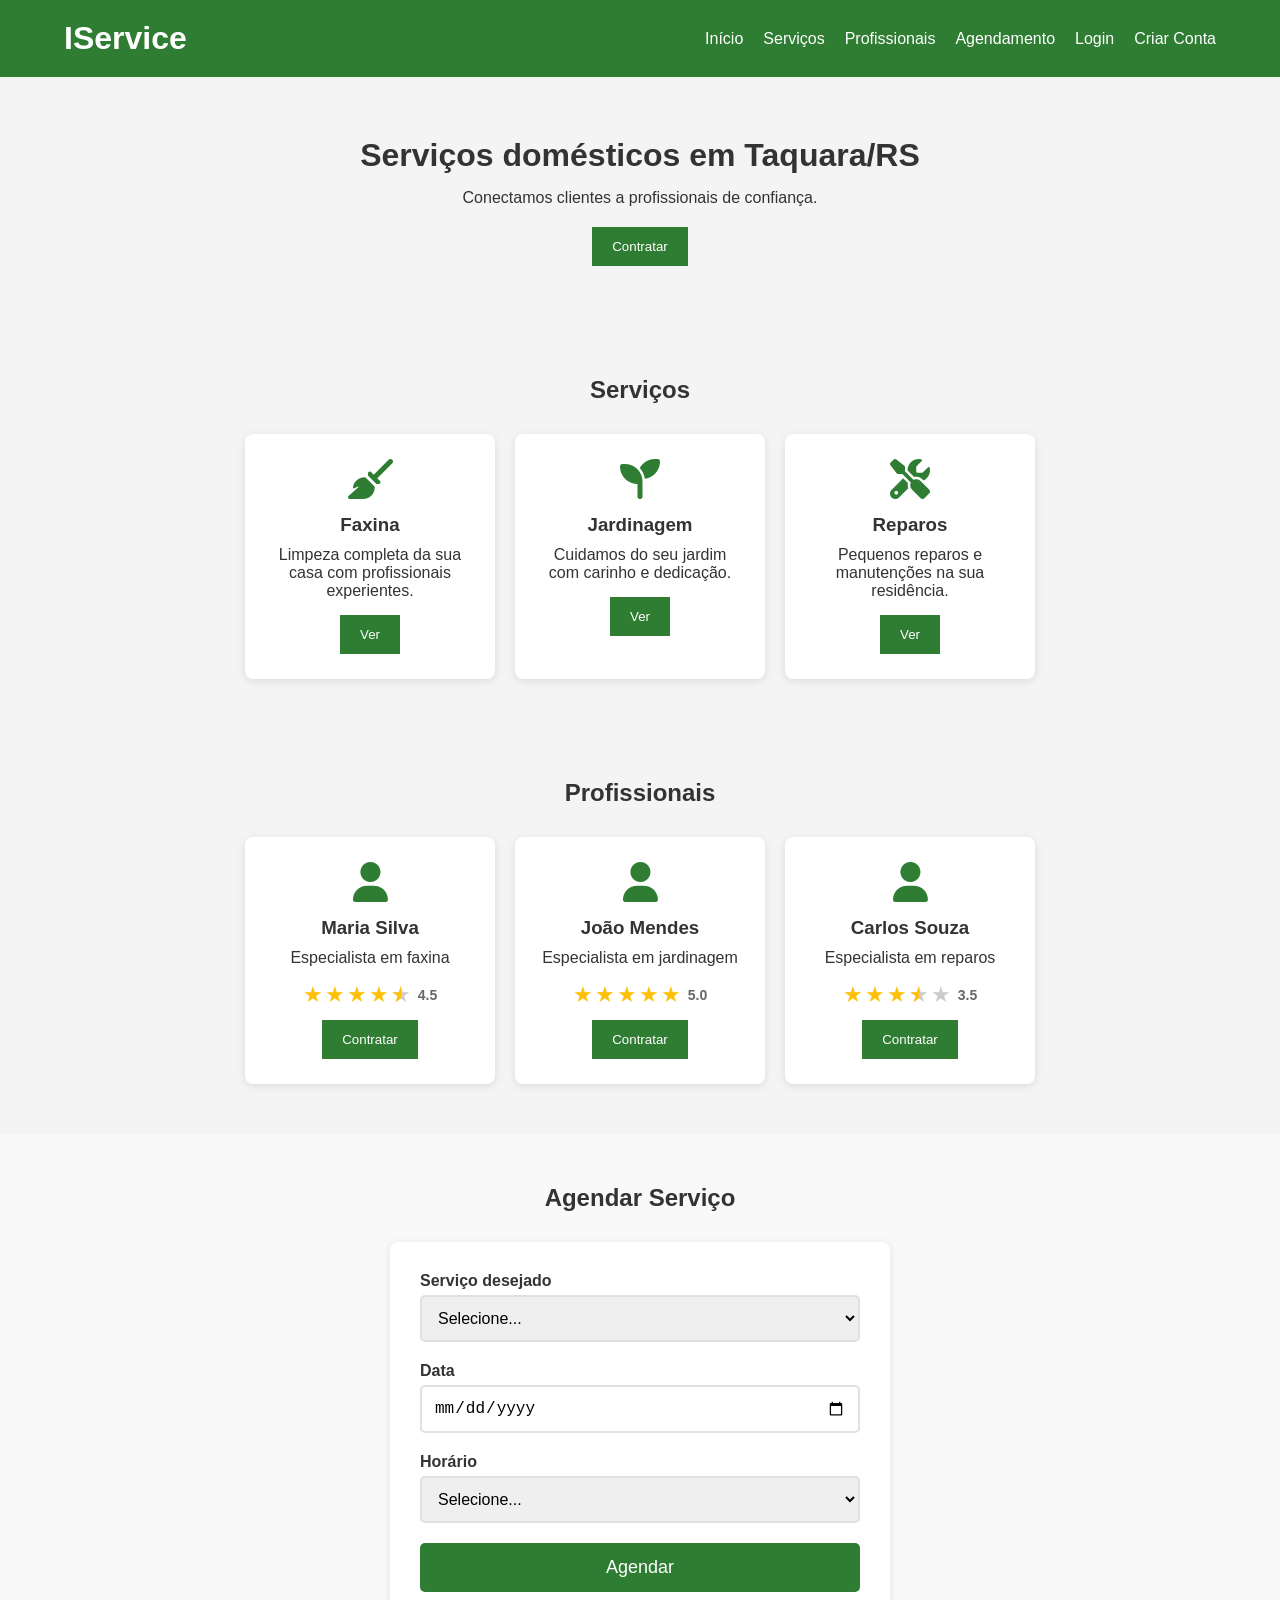
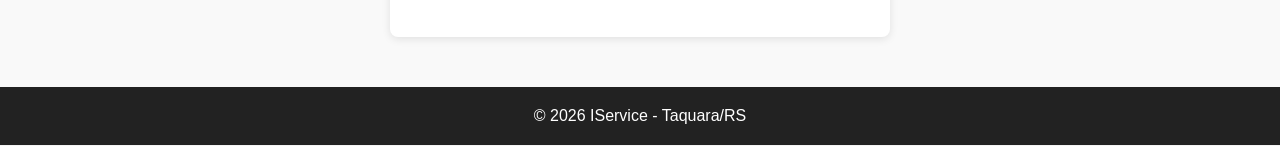
<file: index.html>
<!DOCTYPE html>
<html lang="pt-BR">
<head>
    <meta charset="UTF-8">
    <meta name="viewport" content="width=device-width, initial-scale=1.0">
    <title>IService</title>

    <link rel="stylesheet" href="style.css">

    <link rel="stylesheet"
    href="https://cdnjs.cloudflare.com/ajax/libs/font-awesome/6.4.0/css/all.min.css">
</head>
<body>

    <!-- HEADER -->
    <header>
        <div class="container">
            <div class="logo">
                <h1>IService</h1>
            </div>

            <nav>
                <ul>
                    <li><a href="#inicio">Início</a></li>
                    <li><a href="#servicos">Serviços</a></li>
                    <li><a href="#profissionais">Profissionais</a></li>
                    <li><a href="#agendamento">Agendamento</a></li>
                    <li><a href="login.html">Login</a></li>
                    <li><a href="cadastro.html">Criar Conta</a></li>
                </ul>
            </nav>
        </div>
    </header>

    <!-- INÍCIO -->
    <section id="inicio" class="hero">
        <div class="container">
            <h2>Serviços domésticos em Taquara/RS</h2>
            <p>Conectamos clientes a profissionais de confiança.</p>
            <button onclick="window.location.href='contratar.html'">Contratar</button>
        </div>
    </section>

    <!-- SERVIÇOS -->
    <section id="servicos">
        <div class="container">
            <h2>Serviços</h2>

            <div class="cards">

                <div class="card">
                    <i class="fas fa-broom"></i>
                    <h3>Faxina</h3>
                    <p>Limpeza completa da sua casa com profissionais experientes.</p>
                    <button onclick="window.location.href='faxina.html'">Ver</button>
                </div>

                <div class="card">
                    <i class="fas fa-seedling"></i>
                    <h3>Jardinagem</h3>
                    <p>Cuidamos do seu jardim com carinho e dedicação.</p>
                    <button onclick="window.location.href='jardinagem.html'">Ver</button>
                </div>

                <div class="card">
                    <i class="fas fa-tools"></i>
                    <h3>Reparos</h3>
                    <p>Pequenos reparos e manutenções na sua residência.</p>
                    <button onclick="window.location.href='reparos.html'">Ver</button>
                </div>

            </div>
        </div>
    </section>

    <!-- PROFISSIONAIS -->
    <section id="profissionais">
        <div class="container">
            <h2>Profissionais</h2>

            <div class="cards">

                <div class="card">
                    <i class="fas fa-user"></i>
                    <h3>Maria Silva</h3>
                    <p>Especialista em faxina</p>
                    
                    <!-- ESTRELAS -->
                    <div class="stars" data-rating="4.5">
                        <span class="star">★</span>
                        <span class="star">★</span>
                        <span class="star">★</span>
                        <span class="star">★</span>
                        <span class="star">★</span>
                        <span class="nota">4.5</span>
                    </div>
                    
                    <button onclick="window.location.href='contratar.html'">Contratar</button>
                </div>

                <div class="card">
                    <i class="fas fa-user"></i>
                    <h3>João Mendes</h3>
                    <p>Especialista em jardinagem</p>
                    
                    <!-- ESTRELAS -->
                    <div class="stars" data-rating="5.0">
                        <span class="star">★</span>
                        <span class="star">★</span>
                        <span class="star">★</span>
                        <span class="star">★</span>
                        <span class="star">★</span>
                        <span class="nota">5.0</span>
                    </div>
                    
                    <button onclick="window.location.href='contratar.html'">Contratar</button>
                </div>

                <div class="card">
                    <i class="fas fa-user"></i>
                    <h3>Carlos Souza</h3>
                    <p>Especialista em reparos</p>
                    
                    <!-- ESTRELAS -->
                    <div class="stars" data-rating="3.5">
                        <span class="star">★</span>
                        <span class="star">★</span>
                        <span class="star">★</span>
                        <span class="star">★</span>
                        <span class="star">★</span>
                        <span class="nota">3.5</span>
                    </div>
                    
                    <button onclick="window.location.href='contratar.html'">Contratar</button>
                </div>

            </div>
        </div>
    </section>

    <!-- AGENDAMENTO -->
    <section id="agendamento">
        <div class="container">
            <h2>Agendar Serviço</h2>

            <div class="agendamento-box">
                <div class="form-group">
                    <label for="servico">Serviço desejado</label>
                    <select id="servico">
                        <option value="">Selecione...</option>
                        <option value="faxina">Faxina</option>
                        <option value="jardinagem">Jardinagem</option>
                        <option value="reparos">Reparos</option>
                    </select>
                </div>

                <div class="form-group">
                    <label for="data">Data</label>
                    <input type="date" id="data">
                </div>

                <div class="form-group">
                    <label for="horario">Horário</label>
                    <select id="horario">
                        <option value="">Selecione...</option>
                        <option value="08:00">08:00</option>
                        <option value="09:00">09:00</option>
                        <option value="10:00">10:00</option>
                        <option value="11:00">11:00</option>
                        <option value="13:00">13:00</option>
                        <option value="14:00">14:00</option>
                        <option value="15:00">15:00</option>
                        <option value="16:00">16:00</option>
                    </select>
                </div>

                <button id="btnAgendar">Agendar</button>
                <p id="msgAgendamento" style="margin-top: 15px; text-align: center;"></p>
            </div>
        </div>
    </section>

    <!-- FOOTER -->
    <footer>
        <div class="container">
            <p>© 2026 IService - Taquara/RS</p>
        </div>
    </footer>

    <script src="script.js"></script>
</body>
</html>
</file>
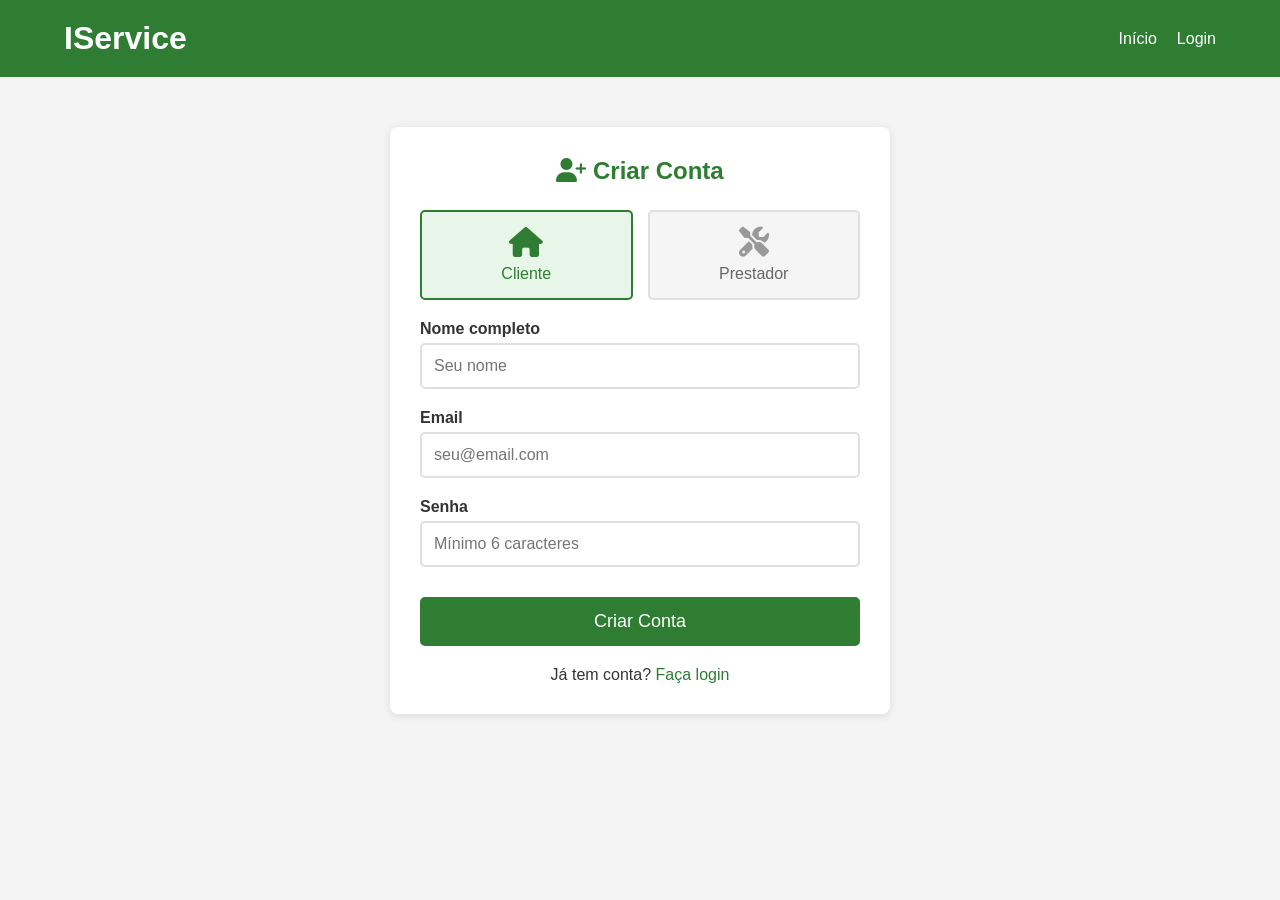
<file: cadastro.html>
<!DOCTYPE html>
<html lang="pt-BR">
<head>
    <meta charset="UTF-8">
    <meta name="viewport" content="width=device-width, initial-scale=1.0">
    <title>IService - Criar Conta</title>
    <link rel="stylesheet" href="style.css">
    <link rel="stylesheet" href="https://cdnjs.cloudflare.com/ajax/libs/font-awesome/6.4.0/css/all.min.css">
    <style>
        .cadastro-container {
            max-width: 500px;
            margin: 50px auto;
            padding: 30px;
            background: white;
            border-radius: 8px;
            box-shadow: 0px 2px 8px rgba(0,0,0,0.1);
        }

        .cadastro-container h2 {
            text-align: center;
            color: #2e7d32;
            margin-bottom: 25px;
        }

        .form-group {
            margin-bottom: 20px;
        }

        .form-group label {
            display: block;
            margin-bottom: 5px;
            color: #333;
            font-weight: bold;
        }

        .form-group input,
        .form-group select {
            width: 100%;
            padding: 12px;
            border: 2px solid #e0e0e0;
            border-radius: 5px;
            font-size: 16px;
            transition: 0.3s;
        }

        .form-group input:focus,
        .form-group select:focus {
            border-color: #2e7d32;
            outline: none;
        }

        .tipo-cadastro {
            display: flex;
            gap: 15px;
            margin-bottom: 20px;
        }

        .tipo-btn {
            flex: 1;
            padding: 15px;
            background: #f5f5f5;
            border: 2px solid #e0e0e0;
            border-radius: 5px;
            text-align: center;
            cursor: pointer;
            transition: 0.3s;
            font-size: 16px;
            color: #666;
        }

        .tipo-btn i {
            display: block;
            font-size: 30px;
            margin-bottom: 8px;
            color: #999;
        }

        .tipo-btn.active {
            background: #e8f5e9;
            border-color: #2e7d32;
            color: #2e7d32;
        }

        .tipo-btn.active i {
            color: #2e7d32;
        }

        .prestador-fields {
            display: none;
        }

        .prestador-fields.show {
            display: block;
        }

        .btn-cadastrar {
            width: 100%;
            padding: 14px;
            background: #2e7d32;
            color: white;
            border: none;
            border-radius: 5px;
            font-size: 18px;
            cursor: pointer;
            transition: 0.3s;
            margin-top: 10px;
        }

        .btn-cadastrar:hover {
            background: #1b5e20;
        }

        .login-link {
            text-align: center;
            margin-top: 20px;
        }

        .login-link a {
            color: #2e7d32;
            text-decoration: none;
        }
    </style>
</head>
<body>

    <header>
        <div class="container">
            <div class="logo">
                <h1>IService</h1>
            </div>
            <nav>
                <ul>
                    <li><a href="index.html">Início</a></li>
                    <li><a href="login.html">Login</a></li>
                </ul>
            </nav>
        </div>
    </header>

    <div class="cadastro-container">
        <h2><i class="fas fa-user-plus"></i> Criar Conta</h2>

        <!-- TIPO DE CADASTRO -->
        <div class="tipo-cadastro">
            <div class="tipo-btn active" data-tipo="cliente">
                <i class="fas fa-home"></i>
                Cliente
            </div>
            <div class="tipo-btn" data-tipo="prestador">
                <i class="fas fa-tools"></i>
                Prestador
            </div>
        </div>

        <form id="registerForm">
            <div class="form-group">
                <label for="nome">Nome completo</label>
                <input type="text" id="nome" required placeholder="Seu nome">
            </div>

            <div class="form-group">
                <label for="registerEmail">Email</label>
                <input type="email" id="registerEmail" required placeholder="seu@email.com">
            </div>

            <div class="form-group">
                <label for="registerSenha">Senha</label>
                <input type="password" id="registerSenha" required placeholder="Mínimo 6 caracteres">
            </div>

            <!-- CAMPOS DO PRESTADOR -->
            <div class="prestador-fields" id="prestadorFields">
                <div class="form-group">
                    <label for="especialidade">Especialidade</label>
                    <select id="especialidade">
                        <option value="">Selecione...</option>
                        <option value="faxina">Faxina</option>
                        <option value="jardinagem">Jardinagem</option>
                        <option value="reparos">Reparos</option>
                        <option value="eletrica">Elétrica</option>
                        <option value="pintura">Pintura</option>
                    </select>
                </div>

                <div class="form-group">
                    <label for="descricao">Descrição do serviço</label>
                    <input type="text" id="descricao" placeholder="Ex: Faxina completa, organizo casas...">
                </div>
            </div>

            <button type="submit" class="btn-cadastrar">Criar Conta</button>
        </form>

        <div class="login-link">
            <p>Já tem conta? <a href="login.html">Faça login</a></p>
        </div>
    </div>

    <script src="script.js"></script>
</body>
</html>
</file>
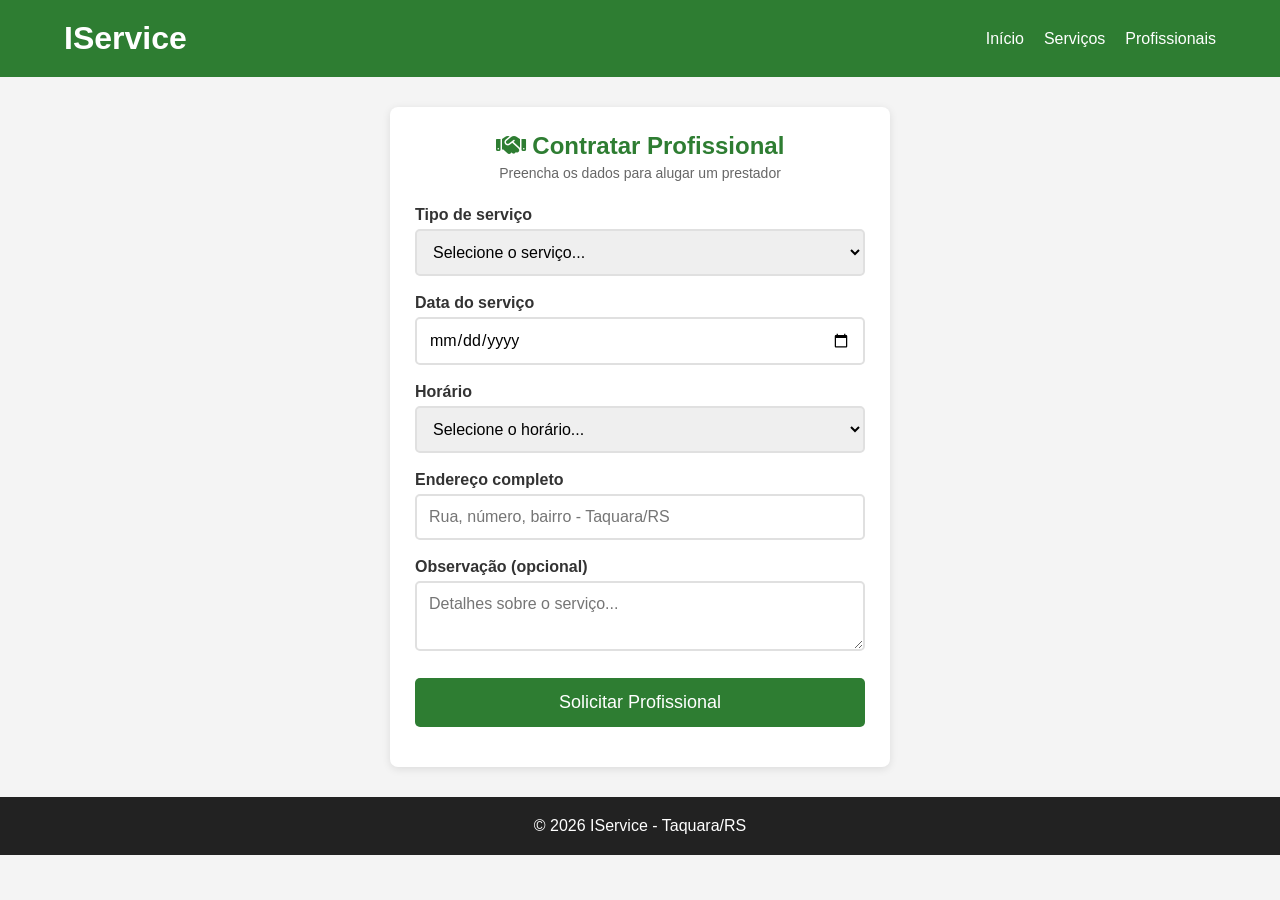
<file: contratar.html>
<!DOCTYPE html>
<html lang="pt-BR">
<head>
    <meta charset="UTF-8">
    <meta name="viewport" content="width=device-width, initial-scale=1.0">
    <title>IService - Contratar</title>
    <link rel="stylesheet" href="style.css">
    <link rel="stylesheet" href="https://cdnjs.cloudflare.com/ajax/libs/font-awesome/6.4.0/css/all.min.css">
    <style>
        .contratar-container {
            max-width: 500px;
            margin: 30px auto;
            padding: 25px;
            background: white;
            border-radius: 8px;
            box-shadow: 0px 2px 8px rgba(0,0,0,0.1);
        }

        .contratar-container h2 {
            text-align: center;
            color: #2e7d32;
            margin-bottom: 5px;
        }

        .contratar-container .subtitulo {
            text-align: center;
            color: #666;
            margin-bottom: 25px;
            font-size: 14px;
        }

        .form-group {
            margin-bottom: 18px;
        }

        .form-group label {
            display: block;
            margin-bottom: 5px;
            font-weight: bold;
            color: #333;
        }

        .form-group input,
        .form-group select,
        .form-group textarea {
            width: 100%;
            padding: 12px;
            border: 2px solid #e0e0e0;
            border-radius: 5px;
            font-size: 16px;
            font-family: Arial, sans-serif;
        }

        .form-group textarea {
            height: 70px;
            resize: vertical;
        }

        .form-group input:focus,
        .form-group select:focus,
        .form-group textarea:focus {
            border-color: #2e7d32;
            outline: none;
        }

        .btn-contratar {
            width: 100%;
            padding: 14px;
            background: #2e7d32;
            color: white;
            border: none;
            border-radius: 5px;
            font-size: 18px;
            cursor: pointer;
            margin-top: 5px;
        }

        .btn-contratar:hover {
            background: #1b5e20;
        }

        .msg {
            text-align: center;
            margin-top: 15px;
            font-weight: bold;
        }

        .msg.sucesso {
            color: #2e7d32;
        }

        .msg.erro {
            color: #c62828;
        }
    </style>
</head>
<body>

    <!-- HEADER -->
    <header>
        <div class="container">
            <div class="logo">
                <h1>IService</h1>
            </div>
            <nav>
                <ul>
                    <li><a href="index.html">Início</a></li>
                    <li><a href="index.html#servicos">Serviços</a></li>
                    <li><a href="index.html#profissionais">Profissionais</a></li>
                </ul>
            </nav>
        </div>
    </header>

    <!-- FORMULÁRIO DE CONTRATAÇÃO -->
    <div class="contratar-container">
        <h2><i class="fas fa-handshake"></i> Contratar Profissional</h2>
        <p class="subtitulo">Preencha os dados para alugar um prestador</p>

        <form id="formContratar">
            <div class="form-group">
                <label for="tipoServico">Tipo de serviço</label>
                <select id="tipoServico" required>
                    <option value="">Selecione o serviço...</option>
                    <option value="faxina">Faxina / Limpeza</option>
                    <option value="jardinagem">Jardinagem</option>
                    <option value="reparos">Reparos em geral</option>
                    <option value="eletrica">Elétrica</option>
                    <option value="pintura">Pintura</option>
                </select>
            </div>

            <div class="form-group">
                <label for="dataServico">Data do serviço</label>
                <input type="date" id="dataServico" required>
            </div>

            <div class="form-group">
                <label for="horarioServico">Horário</label>
                <select id="horarioServico" required>
                    <option value="">Selecione o horário...</option>
                    <option value="08:00">08:00</option>
                    <option value="09:00">09:00</option>
                    <option value="10:00">10:00</option>
                    <option value="11:00">11:00</option>
                    <option value="13:00">13:00</option>
                    <option value="14:00">14:00</option>
                    <option value="15:00">15:00</option>
                    <option value="16:00">16:00</option>
                </select>
            </div>

            <div class="form-group">
                <label for="endereco">Endereço completo</label>
                <input type="text" id="endereco" placeholder="Rua, número, bairro - Taquara/RS" required>
            </div>

            <div class="form-group">
                <label for="observacao">Observação (opcional)</label>
                <textarea id="observacao" placeholder="Detalhes sobre o serviço..."></textarea>
            </div>

            <button type="submit" class="btn-contratar">Solicitar Profissional</button>
        </form>

        <p class="msg" id="msgContratar"></p>
    </div>

    <!-- FOOTER -->
    <footer>
        <div class="container">
            <p>© 2026 IService - Taquara/RS</p>
        </div>
    </footer>

    <script>
        document.getElementById("formContratar").addEventListener("submit", function(event) {
            event.preventDefault();

            const servico = document.getElementById("tipoServico").value;
            const data = document.getElementById("dataServico").value;
            const horario = document.getElementById("horarioServico").value;
            const endereco = document.getElementById("endereco").value;
            const observacao = document.getElementById("observacao").value;
            const msg = document.getElementById("msgContratar");

            // Validação
            if (!servico || !data || !horario || !endereco) {
                msg.textContent = "Preencha todos os campos obrigatórios!";
                msg.className = "msg erro";
                return;
            }

            // Verifica se a data é futura
            const dataSelecionada = new Date(data + "T" + horario);
            const hoje = new Date();

            if (dataSelecionada <= hoje) {
                msg.textContent = "Escolha uma data e horário futuros!";
                msg.className = "msg erro";
                return;
            }

            // Salva no localStorage
            const contratacao = {
                servico: servico,
                data: data,
                horario: horario,
                endereco: endereco,
                observacao: observacao
            };

            let contratacoes = JSON.parse(localStorage.getItem("contratacoes")) || [];
            contratacoes.push(contratacao);
            localStorage.setItem("contratacoes", JSON.stringify(contratacoes));

            // Sucesso
            msg.textContent = "Solicitação enviada com sucesso!";
            msg.className = "msg sucesso";

            // Limpa o formulário
            document.getElementById("formContratar").reset();
        });
    </script>
</body>
</html>
</file>
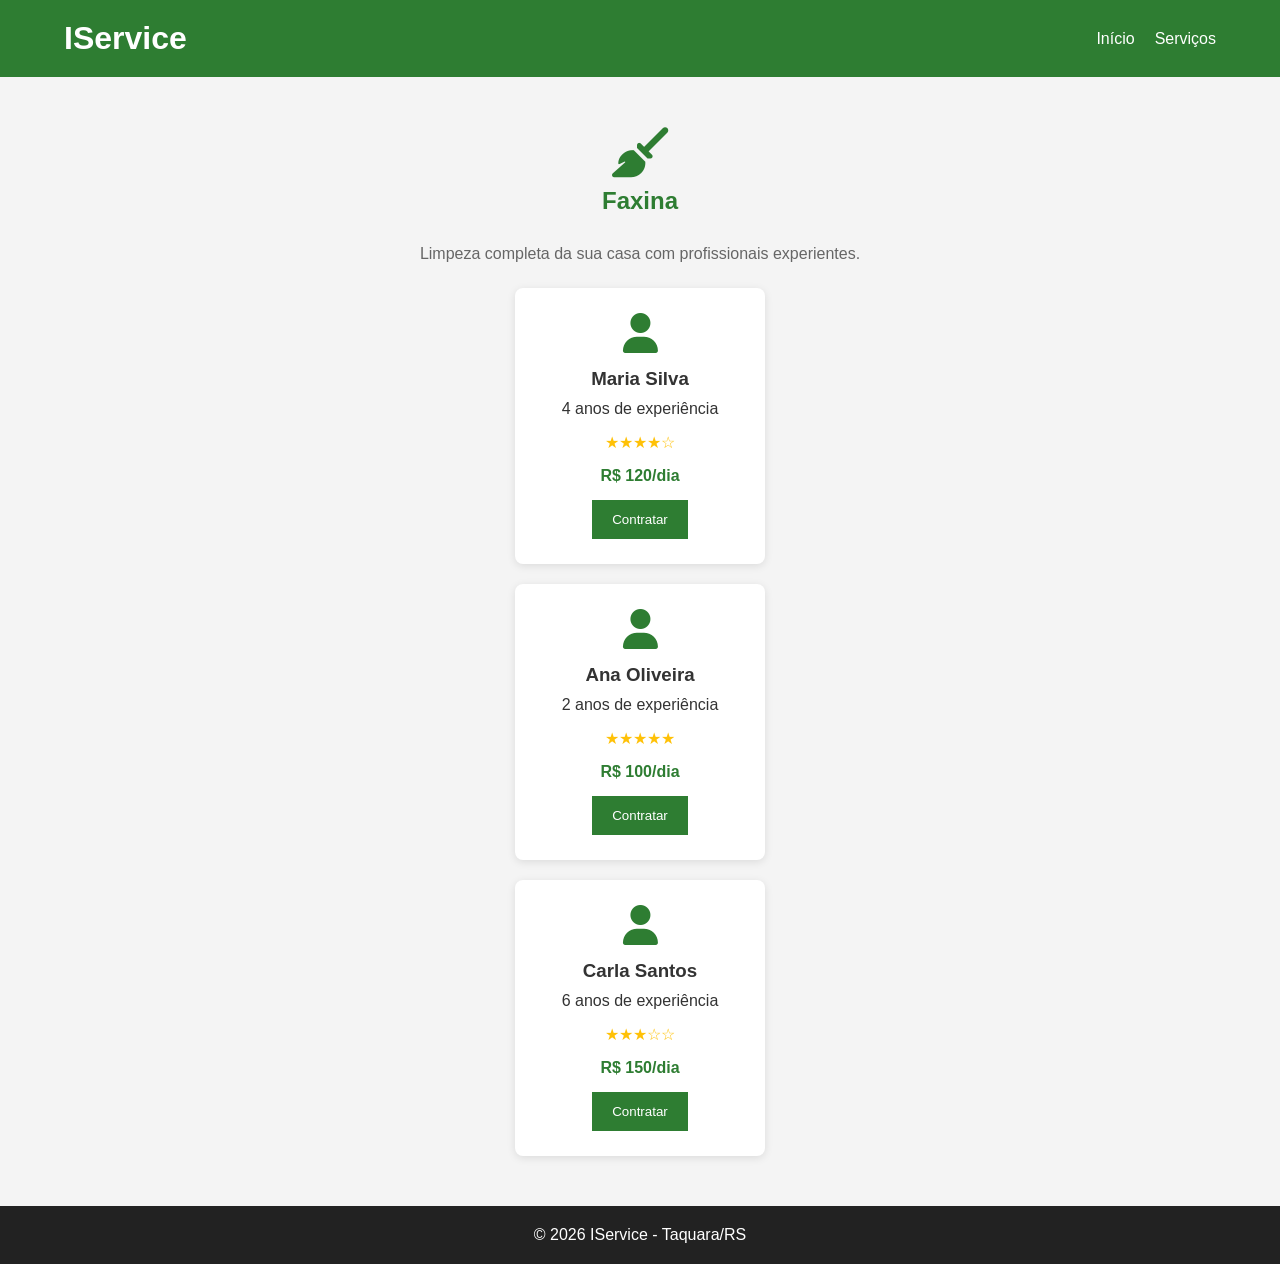
<file: faxina.html>
<!DOCTYPE html>
<html lang="pt-BR">
<head>
    <meta charset="UTF-8">
    <meta name="viewport" content="width=device-width, initial-scale=1.0">
    <title>IService - Faxina</title>
    <link rel="stylesheet" href="style.css">
    <link rel="stylesheet" href="https://cdnjs.cloudflare.com/ajax/libs/font-awesome/6.4.0/css/all.min.css">
</head>
<body>

    <header>
        <div class="container">
            <div class="logo">
                <h1>IService</h1>
            </div>
            <nav>
                <ul>
                    <li><a href="index.html">Início</a></li>
                    <li><a href="index.html#servicos">Serviços</a></li>
                </ul>
            </nav>
        </div>
    </header>

    <section>
        <div class="container" style="max-width: 500px; margin: auto; text-align: center;">

            <i class="fas fa-broom" style="font-size: 50px; color: #2e7d32; margin-bottom: 10px;"></i>
            <h2 style="color: #2e7d32;">Faxina</h2>
            <p style="color: #666; margin-bottom: 25px;">Limpeza completa da sua casa com profissionais experientes.</p>

            <div class="cards">

                <div class="card">
                    <i class="fas fa-user"></i>
                    <h3>Maria Silva</h3>
                    <p>4 anos de experiência</p>
                    <p style="color: #ffc107;">★★★★☆</p>
                    <p style="font-weight: bold; color: #2e7d32;">R$ 120/dia</p>
                    <button onclick="window.location.href='contratar.html'">Contratar</button>
                </div>

                <div class="card">
                    <i class="fas fa-user"></i>
                    <h3>Ana Oliveira</h3>
                    <p>2 anos de experiência</p>
                    <p style="color: #ffc107;">★★★★★</p>
                    <p style="font-weight: bold; color: #2e7d32;">R$ 100/dia</p>
                    <button onclick="window.location.href='contratar.html'">Contratar</button>
                </div>

                <div class="card">
                    <i class="fas fa-user"></i>
                    <h3>Carla Santos</h3>
                    <p>6 anos de experiência</p>
                    <p style="color: #ffc107;">★★★☆☆</p>
                    <p style="font-weight: bold; color: #2e7d32;">R$ 150/dia</p>
                    <button onclick="window.location.href='contratar.html'">Contratar</button>
                </div>

            </div>

        </div>
    </section>

    <footer>
        <div class="container">
            <p>© 2026 IService - Taquara/RS</p>
        </div>
    </footer>

</body>
</html>
</file>
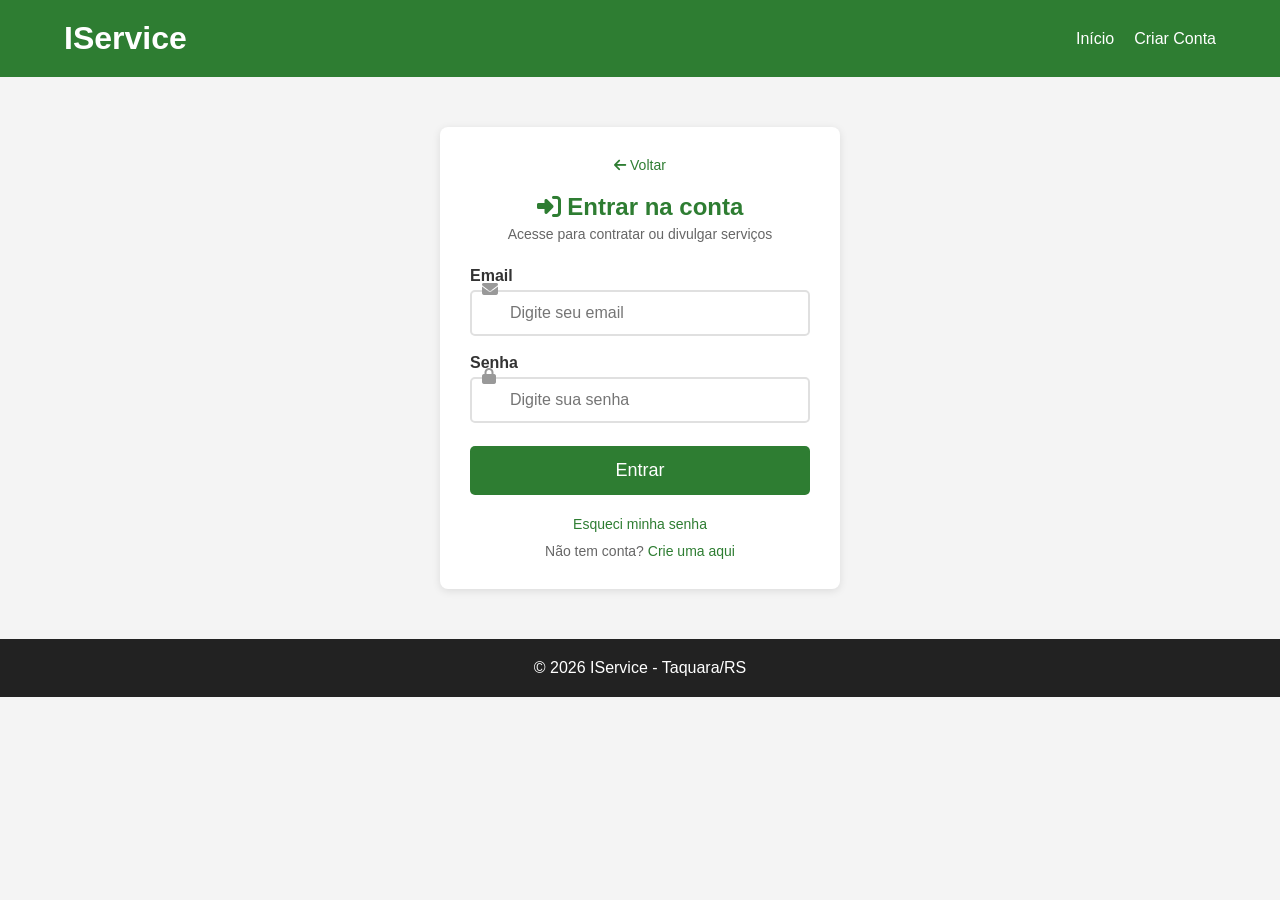
<file: login.html>
<!DOCTYPE html>
<html lang="pt-BR">
<head>
    <meta charset="UTF-8">
    <meta name="viewport" content="width=device-width, initial-scale=1.0">
    <title>IService - Login</title>
    <link rel="stylesheet" href="style.css">
    <link rel="stylesheet" href="https://cdnjs.cloudflare.com/ajax/libs/font-awesome/6.4.0/css/all.min.css">
    <style>
        .login-container {
            max-width: 400px;
            margin: 50px auto;
            padding: 30px;
            background: white;
            border-radius: 8px;
            box-shadow: 0px 2px 8px rgba(0,0,0,0.1);
        }

        .login-container h2 {
            text-align: center;
            color: #2e7d32;
            margin-bottom: 5px;
            font-size: 24px;
        }

        .login-container .subtitulo {
            text-align: center;
            color: #666;
            margin-bottom: 25px;
            font-size: 14px;
        }

        .form-group {
            margin-bottom: 18px;
        }

        .form-group label {
            display: block;
            margin-bottom: 5px;
            font-weight: bold;
            color: #333;
        }

        .form-group input {
            width: 100%;
            padding: 12px;
            border: 2px solid #e0e0e0;
            border-radius: 5px;
            font-size: 16px;
        }

        .form-group input:focus {
            border-color: #2e7d32;
            outline: none;
        }

        .input-icone {
            position: relative;
        }

        .input-icone i {
            position: absolute;
            left: 12px;
            top: 14px;
            color: #999;
        }

        .input-icone input {
            padding-left: 38px;
        }

        .btn-entrar {
            width: 100%;
            padding: 14px;
            background: #2e7d32;
            color: white;
            border: none;
            border-radius: 5px;
            font-size: 18px;
            cursor: pointer;
            margin-top: 5px;
            transition: 0.3s;
        }

        .btn-entrar:hover {
            background: #1b5e20;
        }

        .links {
            text-align: center;
            margin-top: 20px;
        }

        .links a {
            color: #2e7d32;
            text-decoration: none;
            font-size: 14px;
        }

        .links a:hover {
            text-decoration: underline;
        }

        .links p {
            margin-top: 10px;
            color: #666;
            font-size: 14px;
        }

        .voltar {
            display: block;
            text-align: center;
            margin-bottom: 20px;
            color: #2e7d32;
            text-decoration: none;
            font-size: 14px;
        }

        .voltar:hover {
            text-decoration: underline;
        }

        .msg-erro {
            color: #c62828;
            text-align: center;
            margin-top: 10px;
            font-size: 14px;
        }
    </style>
</head>
<body>

    <!-- HEADER -->
    <header>
        <div class="container">
            <div class="logo">
                <h1>IService</h1>
            </div>
            <nav>
                <ul>
                    <li><a href="index.html">Início</a></li>
                    <li><a href="cadastro.html">Criar Conta</a></li>
                </ul>
            </nav>
        </div>
    </header>

    <!-- LOGIN -->
    <div class="login-container">
        <a href="index.html" class="voltar"><i class="fas fa-arrow-left"></i> Voltar</a>

        <h2><i class="fas fa-sign-in-alt"></i> Entrar na conta</h2>
        <p class="subtitulo">Acesse para contratar ou divulgar serviços</p>

        <form id="loginForm">
            <div class="form-group input-icone">
                <label for="email">Email</label>
                <i class="fas fa-envelope"></i>
                <input type="email" id="email" placeholder="Digite seu email" required>
            </div>

            <div class="form-group input-icone">
                <label for="senha">Senha</label>
                <i class="fas fa-lock"></i>
                <input type="password" id="senha" placeholder="Digite sua senha" required>
            </div>

            <button type="submit" class="btn-entrar">Entrar</button>
        </form>

        <p class="msg-erro" id="msgLogin"></p>

        <div class="links">
            <a href="#">Esqueci minha senha</a>
            <p>Não tem conta? <a href="cadastro.html">Crie uma aqui</a></p>
        </div>
    </div>

    <!-- FOOTER -->
    <footer>
        <div class="container">
            <p>© 2026 IService - Taquara/RS</p>
        </div>
    </footer>

    <script>
        document.getElementById("loginForm").addEventListener("submit", function(event) {
            event.preventDefault();

            const email = document.getElementById("email").value;
            const senha = document.getElementById("senha").value;
            const msg = document.getElementById("msgLogin");

            // Login padrão
            const emailPadrao = "admin@email.com";
            const senhaPadrao = "123";

            // Verifica usuários cadastrados
            let usuarios = JSON.parse(localStorage.getItem("usuarios")) || [];
            const usuarioEncontrado = usuarios.find(u => u.email === email && u.senha === senha);

            if (usuarioEncontrado) {
                msg.textContent = "";
                alert(`Bem-vindo, ${usuarioEncontrado.nome}!`);
                window.location.href = "index.html";
                return;
            }

            if (email === emailPadrao && senha === senhaPadrao) {
                msg.textContent = "";
                alert("Login realizado com sucesso!");
                window.location.href = "index.html";
                return;
            }

            msg.textContent = "Email ou senha inválidos.";
        });
    </script>
</body>
</html>
</file>
<file: style.css>
* {
    margin: 0;
    padding: 0;
    box-sizing: border-box;
}

body {
    font-family: Arial, sans-serif;
    background: #f4f4f4;
    color: #333;
}

/* Container */
.container {
    width: 90%;
    max-width: 1200px;
    margin: auto;
}

/* Header */
header {
    background: #2e7d32;
    padding: 20px 0;
}

header .container {
    display: flex;
    justify-content: space-between;
    align-items: center;
}

header h1 {
    color: white;
    font-size: 2rem;
}

nav ul {
    display: flex;
    list-style: none;
    gap: 20px;
}

nav ul li a {
    color: white;
    text-decoration: none;
    transition: 0.3s;
}

nav ul li a:hover {
    color: #c8e6c9;
}

/* Hero */
.hero {
    text-align: center;
    padding: 60px 20px;
}

.hero h2 {
    font-size: 2rem;
    margin-bottom: 15px;
}

.hero p {
    margin-bottom: 20px;
}

button {
    background: #2e7d32;
    color: white;
    border: none;
    padding: 12px 20px;
    cursor: pointer;
    transition: 0.3s;
}

button:hover {
    background: #1b5e20;
}

/* Seções */
section {
    padding: 50px 0;
}

section h2 {
    text-align: center;
    margin-bottom: 30px;
}

/* Cards */
.cards {
    display: flex;
    justify-content: center;
    gap: 20px;
    flex-wrap: wrap;
}

.card {
    background: white;
    padding: 25px;
    width: 250px;
    text-align: center;
    border-radius: 8px;
    box-shadow: 0px 2px 8px rgba(0,0,0,0.1);
    transition: 0.3s;
}

.card:hover {
    transform: translateY(-5px);
}

.card i {
    font-size: 40px;
    color: #2e7d32;
    margin-bottom: 15px;
}

.card h3 {
    margin-bottom: 10px;
}

.card p {
    margin-bottom: 15px;
}

/* ESTRELAS */
.stars {
    display: flex;
    align-items: center;
    justify-content: center;
    gap: 2px;
    margin-bottom: 12px;
}

.star {
    font-size: 22px;
    color: #ccc;
    cursor: default;
}

.star.filled {
    color: #ffc107;
}

.star.half {
    position: relative;
    color: #ccc;
}

.star.half::before {
    content: "★";
    position: absolute;
    left: 0;
    width: 50%;
    overflow: hidden;
    color: #ffc107;
}

.nota {
    font-size: 14px;
    color: #666;
    margin-left: 5px;
    font-weight: bold;
}

/* AGENDAMENTO */
#agendamento {
    background: #f9f9f9;
}

.agendamento-box {
    background: white;
    padding: 30px;
    max-width: 500px;
    margin: auto;
    border-radius: 8px;
    box-shadow: 0px 2px 8px rgba(0,0,0,0.1);
}

.form-group {
    margin-bottom: 20px;
}

.form-group label {
    display: block;
    margin-bottom: 5px;
    color: #333;
    font-weight: bold;
}

.form-group input,
.form-group select {
    width: 100%;
    padding: 12px;
    border: 2px solid #e0e0e0;
    border-radius: 5px;
    font-size: 16px;
}

.form-group input:focus,
.form-group select:focus {
    border-color: #2e7d32;
    outline: none;
}

#btnAgendar {
    width: 100%;
    padding: 14px;
    background: #2e7d32;
    color: white;
    border: none;
    border-radius: 5px;
    font-size: 18px;
    cursor: pointer;
}

#btnAgendar:hover {
    background: #1b5e20;
}

.msg-sucesso {
    color: #2e7d32;
    font-weight: bold;
}

.msg-erro {
    color: #c62828;
    font-weight: bold;
}

/* Footer */
footer {
    background: #222;
    color: white;
    text-align: center;
    padding: 20px;
}

/* Responsivo */
@media (max-width: 768px) {
    header .container {
        flex-direction: column;
        gap: 15px;
    }

    nav ul {
        flex-direction: column;
        text-align: center;
    }

    .hero h2 {
        font-size: 1.5rem;
    }
}
</file>
